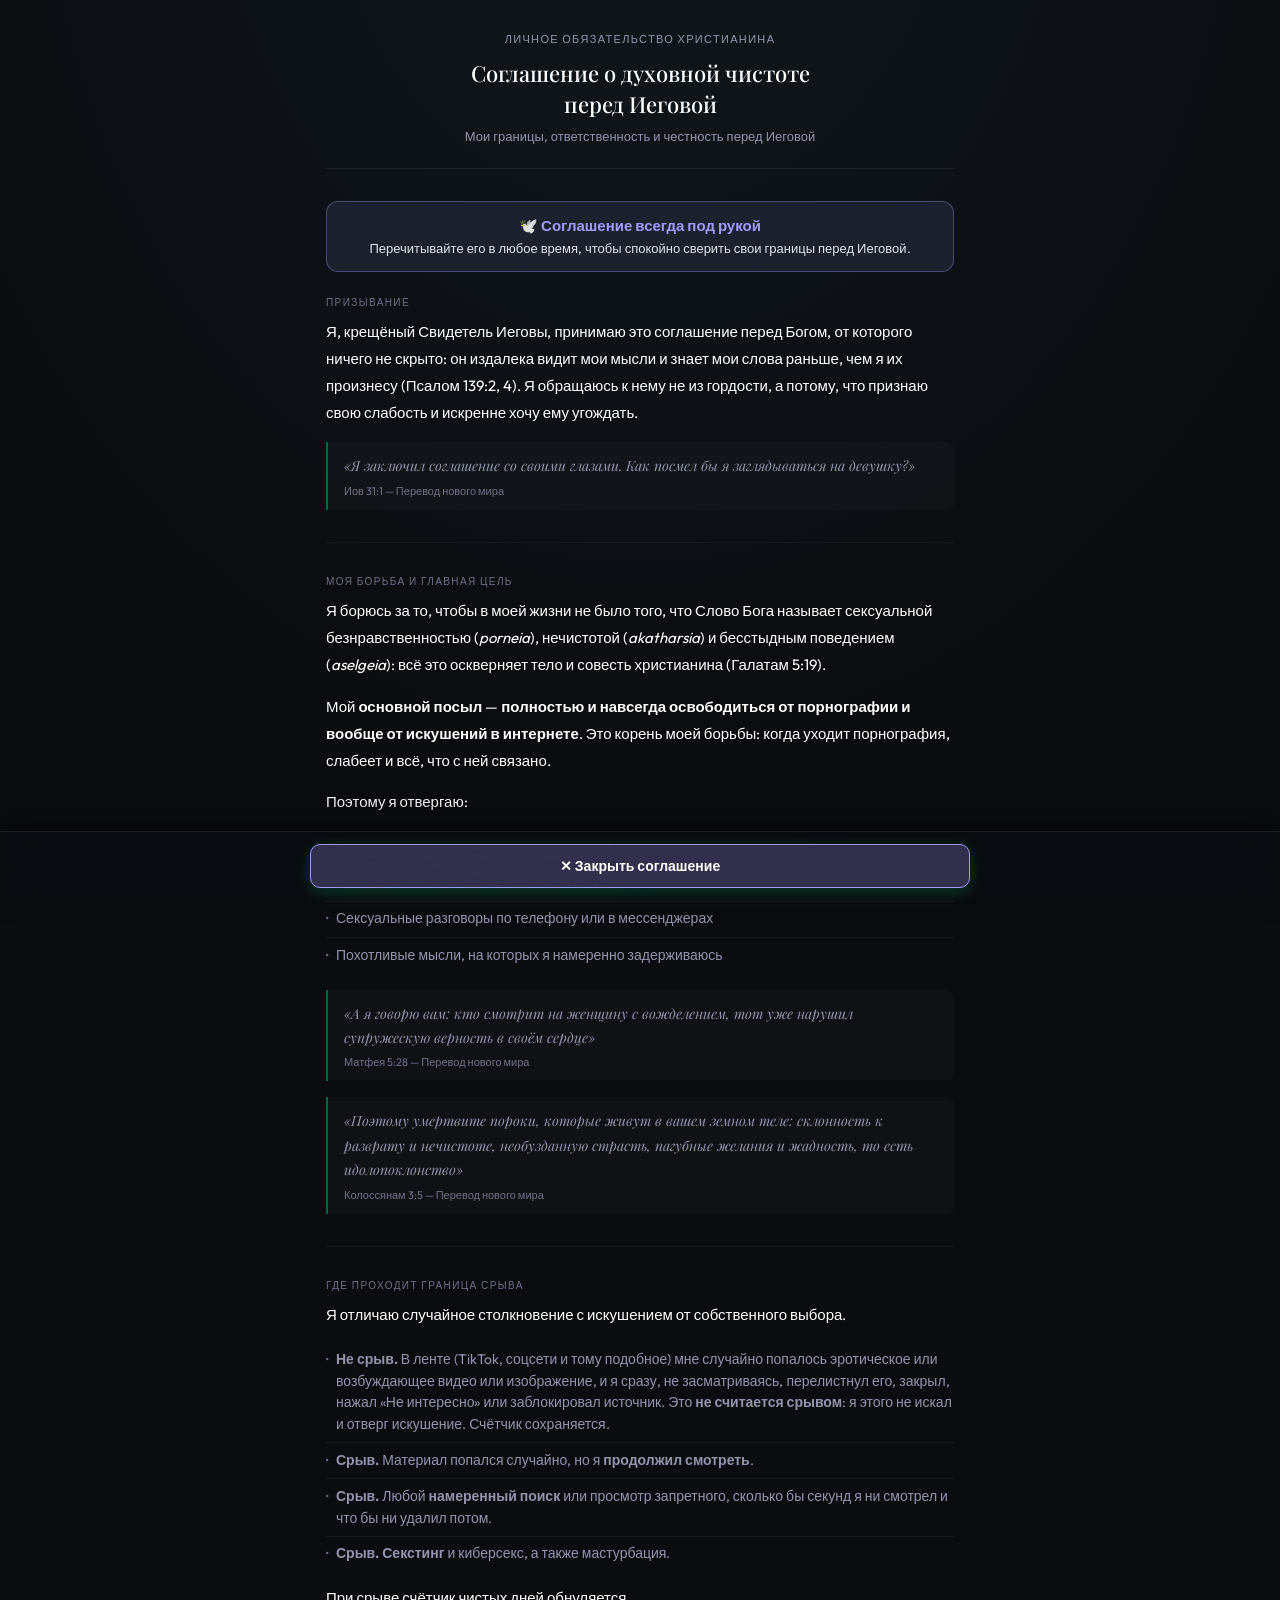
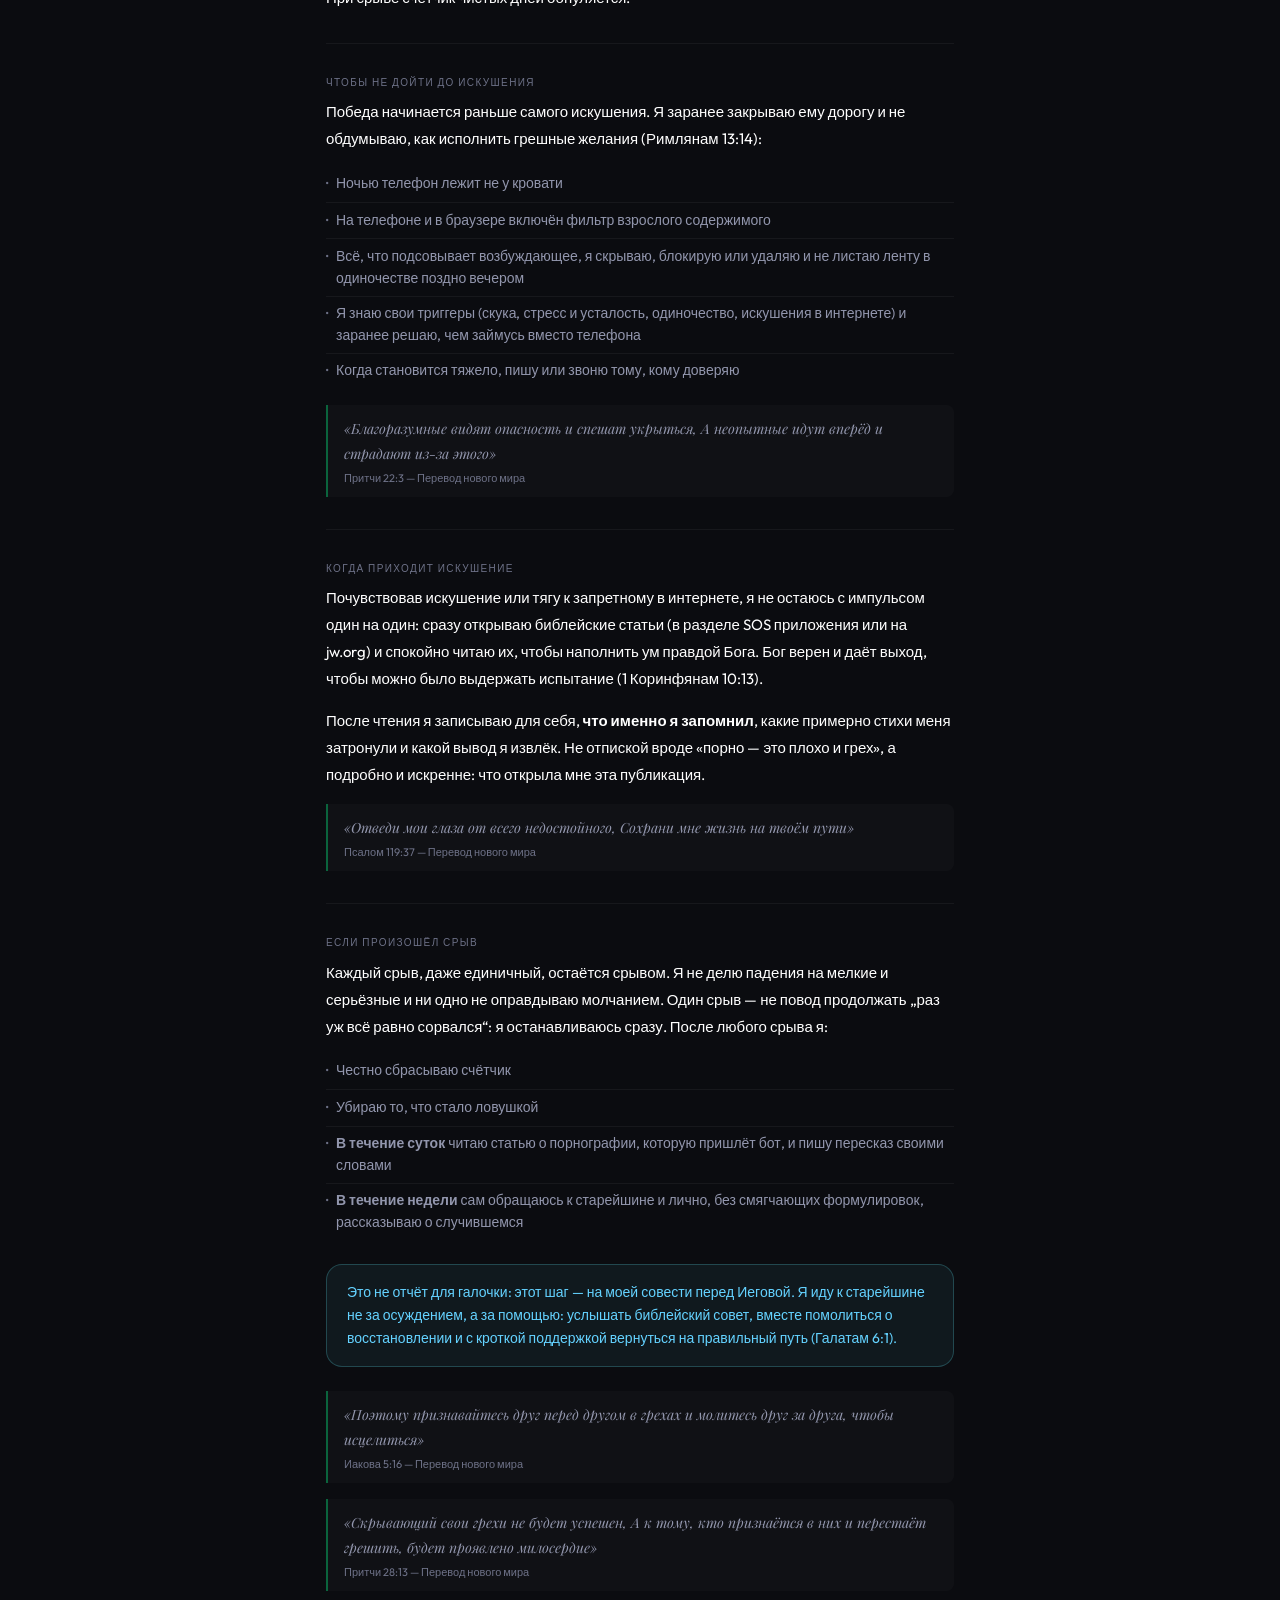
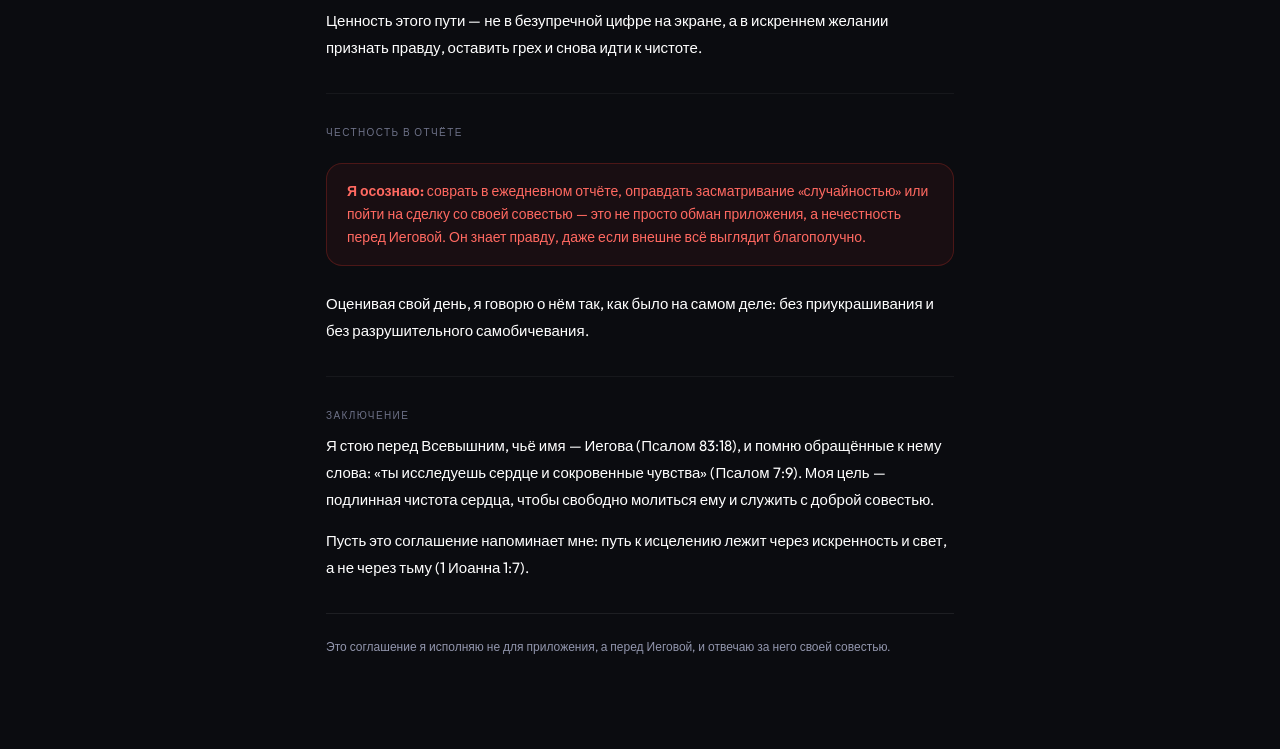
<file: webapp/purity_covenant_jw_v2.html>
<!DOCTYPE html>
<html lang="ru">
<head>
  <meta charset="UTF-8">
  <meta name="viewport" content="width=device-width, initial-scale=1.0, maximum-scale=1.0, user-scalable=no, viewport-fit=cover">
  <title>Соглашение о духовной чистоте перед Иеговой</title>
  <link rel="preconnect" href="https://fonts.googleapis.com">
  <link rel="preconnect" href="https://fonts.gstatic.com" crossorigin>
  <link href="https://fonts.googleapis.com/css2?family=Outfit:wght@300;400;500;600;700&family=Playfair+Display:ital,wght@0,400..700;1,400..700&display=swap" rel="stylesheet">
  <link rel="stylesheet" href="style.css?v=20261126-1">
  <script src="https://telegram.org/js/telegram-web-app.js"></script>
  <style>
    :root {
      color-scheme: dark;
      --color-text-primary: #ffffff;
      --color-text-secondary: #9296ad;
      --color-text-tertiary: #6d7187;
      --color-border-primary: rgba(255, 255, 255, 0.08);
      --color-border-secondary: rgba(0, 255, 135, 0.35);
      --color-border-tertiary: rgba(255, 255, 255, 0.05);
      --color-background-secondary: rgba(255, 255, 255, 0.025);
      --color-background-warning: rgba(255, 59, 48, 0.06);
      --color-border-warning: rgba(255, 59, 48, 0.22);
      --color-text-warning: #ff6961;
      --color-background-info: rgba(96, 239, 255, 0.06);
      --color-border-info: rgba(96, 239, 255, 0.22);
      --color-text-info: #64d2ff;
      --font-serif: 'Playfair Display', Georgia, serif;
      --font-sans: 'Outfit', sans-serif;
      --border-radius-md: 8px;
      --border-radius-lg: 16px;
    }

    body {
      display: block;
      background-color: #0b0c10;
      color: var(--color-text-primary);
      font-family: var(--font-sans);
      margin: 0;
      padding: 0;
      min-height: 100vh;
    }

    .covenant-wrap {
      max-width: 660px;
      margin: 0 auto;
      padding: 2rem 1rem calc(185px + env(safe-area-inset-bottom, 0px)) 1rem;
      font-family: var(--font-serif);
      color: var(--color-text-primary);
    }
    .covenant-header {
      text-align: center;
      margin-bottom: 2rem;
      padding-bottom: 1.5rem;
      border-bottom: 1px solid var(--color-border-primary);
    }
    .covenant-header .eyebrow {
      font-family: var(--font-sans);
      font-size: 11px;
      letter-spacing: 0.12em;
      text-transform: uppercase;
      color: var(--color-text-secondary);
      margin-bottom: 0.75rem;
    }
    .covenant-header h1 {
      font-family: var(--font-serif);
      font-size: 22px;
      font-weight: 500;
      line-height: 1.4;
      margin: 0 0 0.5rem;
    }
    .covenant-header .subtitle {
      font-size: 13px;
      color: var(--color-text-secondary);
      font-family: var(--font-sans);
    }
    .section { margin-bottom: 1.75rem; }
    .section-label {
      font-family: var(--font-sans);
      font-size: 10px;
      letter-spacing: 0.14em;
      text-transform: uppercase;
      color: var(--color-text-tertiary);
      margin-bottom: 0.6rem;
    }
    .body-text {
      font-size: 15px;
      line-height: 1.8;
      color: var(--color-text-primary);
      margin: 0 0 0.9rem;
      font-family: var(--font-sans);
    }
    .scripture-block {
      border-left: 2px solid var(--color-border-secondary);
      padding: 0.75rem 1rem;
      margin: 1rem 0;
      background: var(--color-background-secondary);
      border-radius: 0 var(--border-radius-md) var(--border-radius-md) 0;
    }
    .scripture-block .verse {
      font-size: 14px;
      font-style: italic;
      line-height: 1.75;
      color: var(--color-text-secondary);
      margin: 0 0 0.3rem;
    }
    .scripture-block .ref {
      font-family: var(--font-sans);
      font-size: 11px;
      color: var(--color-text-tertiary);
      margin: 0;
    }
    .sins-list {
      margin: 0.75rem 0;
      padding: 0;
      list-style: none;
    }
    .sins-list li {
      font-size: 14px;
      font-family: var(--font-sans);
      line-height: 1.55;
      color: var(--color-text-secondary);
      padding: 0.4rem 0;
      border-bottom: 0.5px solid var(--color-border-tertiary);
      display: flex;
      align-items: flex-start;
      gap: 8px;
    }
    .sins-list li:last-child { border-bottom: none; }
    .sins-list li::before {
      content: "·";
      color: var(--color-text-tertiary);
      font-size: 18px;
      line-height: 1.25;
      flex-shrink: 0;
    }
    .divider {
      border: none;
      border-top: 0.5px solid var(--color-border-tertiary);
      margin: 2rem 0;
    }
    .warning-block {
      background: var(--color-background-warning);
      border: 0.5px solid var(--color-border-warning);
      border-radius: var(--border-radius-lg);
      padding: 1rem 1.25rem;
      margin: 1.5rem 0;
    }
    .warning-block p {
      font-family: var(--font-sans);
      font-size: 14px;
      line-height: 1.65;
      color: var(--color-text-warning);
      margin: 0;
    }
    .partner-block {
      background: var(--color-background-info);
      border: 0.5px solid var(--color-border-info);
      border-radius: var(--border-radius-lg);
      padding: 1rem 1.25rem;
      margin: 1.5rem 0;
      display: flex;
      gap: 12px;
      align-items: flex-start;
    }
    .partner-block .partner-text {
      font-family: var(--font-sans);
      font-size: 14px;
      line-height: 1.65;
      color: var(--color-text-info);
    }
    .partner-block .partner-id {
      font-weight: 500;
      font-size: 15px;
      display: block;
      margin-top: 4px;
    }
    .seal-row {
      display: flex;
      align-items: center;
      gap: 10px;
      margin-top: 2rem;
      padding-top: 1.5rem;
      border-top: 0.5px solid var(--color-border-primary);
    }
    .seal-text {
      font-family: var(--font-sans);
      font-size: 12px;
      color: var(--color-text-secondary);
      line-height: 1.5;
    }

    /* Стили для формы согласия внизу */
    .accept-section {
      position: fixed;
      bottom: 0;
      left: 0;
      right: 0;
      background: rgba(11, 12, 16, 0.94);
      border-top: 1px solid rgba(255, 255, 255, 0.08);
      padding: 12px 14px calc(12px + env(safe-area-inset-bottom, 0px)) 14px;
      display: flex;
      flex-direction: column;
      align-items: center;
      gap: 8px;
      z-index: 100;
      backdrop-filter: blur(20px);
      -webkit-backdrop-filter: blur(20px);
      box-shadow: 0 -10px 30px rgba(0, 0, 0, 0.5);
    }
    .accept-section > * {
      width: 100%;
      max-width: 660px;
    }
    .scroll-warning {
      font-family: var(--font-sans);
      font-size: 13px;
      color: #ff9f0a;
      text-align: center;
      margin: 0;
      font-weight: 500;
      line-height: 1.4;
      font-variant-numeric: tabular-nums;
    }
    .checkbox-container {
      display: flex;
      align-items: flex-start;
      gap: 10px;
      cursor: pointer;
      font-size: 12.5px;
      line-height: 1.4;
      user-select: none;
      color: var(--color-text-secondary);
      transition: opacity 0.3s;
      font-family: var(--font-sans);
    }
    .checkbox-container.disabled {
      opacity: 0.5;
      cursor: not-allowed;
    }
    .checkbox-container input {
      margin-top: 2px;
      width: 18px;
      height: 18px;
      accent-color: #00ff87;
      cursor: pointer;
      flex-shrink: 0;
    }
    .btn-confirm {
      width: 100%;
      padding: 12px 14px;
      border: none;
      border-radius: 10px;
      font-size: 14px;
      font-weight: 600;
      color: #0b0c10;
      background: linear-gradient(135deg, #00ff87 0%, #60efff 100%);
      cursor: pointer;
      transition: all 0.3s ease;
      box-shadow: 0 4px 15px rgba(0, 255, 135, 0.2);
      font-family: var(--font-sans);
    }
    .btn-confirm.disabled {
      background: #1f2026;
      color: #5c5f73;
      cursor: not-allowed;
      box-shadow: none;
    }
    .conscience-note {
      font-family: var(--font-sans);
      font-size: 12.5px;
      color: var(--color-text-secondary);
      text-align: center;
      margin: 0;
      line-height: 1.4;
    }
    .btn-skip-covenant {
      width: 100%;
      padding: 10px 14px;
      border-radius: 10px;
      border: 1px solid rgba(255, 255, 255, 0.08);
      background: rgba(255, 255, 255, 0.04);
      color: var(--color-text-secondary);
      font-family: var(--font-sans);
      font-size: 13px;
      font-weight: 500;
      cursor: pointer;
      transition: background 0.2s ease, color 0.2s ease;
    }
    .btn-skip-covenant:hover {
      background: rgba(255, 255, 255, 0.08);
      color: var(--color-text-primary);
    }
  </style>
</head>
<body>

<div class="covenant-wrap">
  <div class="covenant-header">
    <p class="eyebrow">Личное обязательство христианина</p>
    <h1>Соглашение о духовной чистоте<br>перед Иеговой</h1>
    <p class="subtitle" id="covenant-subtitle">Практическое руководство по границам, ответственности и подотчётности</p>
  </div>

  <!-- Информационные плашки режимов (свободное чтение / перезагрузка после срыва) -->
  <div id="manifest-banner" style="display: none; border-radius: 12px; padding: 14px 18px; margin-bottom: 24px; background: rgba(162, 155, 254, 0.1); border: 1px solid rgba(162, 155, 254, 0.35); text-align: center; font-family: var(--font-sans);">
    <div style="font-size: 15px; font-weight: 600; color: #a29bfe; margin-bottom: 4px;">🕊️ Соглашение всегда под рукой</div>
    <div style="font-size: 13px; color: #dfe6e9; line-height: 1.4;">Перечитывайте его в любое время, чтобы спокойно сверить свои границы перед Иеговой.</div>
  </div>

  <div id="restart-banner" style="display: none; border-radius: 12px; padding: 14px 18px; margin-bottom: 24px; background: rgba(253, 203, 110, 0.15); border: 1px solid rgba(253, 203, 110, 0.45); text-align: center; font-family: var(--font-sans);">
    <div style="font-size: 15px; font-weight: 700; color: #ffeaa7; margin-bottom: 4px;">🕊️ Точка покаяния и искреннего обновления</div>
    <div style="font-size: 13px; color: #ffeaa7; line-height: 1.4;">Остановитесь и выдохните. Иегова «добр и готов прощать» (Псалом 86:5).</div>
  </div>

  <div class="section">
    <p class="section-label">Призывание</p>
    <p class="body-text">Я, крещёный Свидетель Иеговы, принимаю это соглашение перед Богом, от которого ничего не скрыто: он издалека видит мои мысли и знает мои слова раньше, чем я их произнесу (Псалом 139:2, 4). Я обращаюсь к нему не из гордости, а потому, что признаю свою слабость и искренне хочу ему угождать.</p>

    <div class="scripture-block">
      <p class="verse">«Я заключил соглашение со своими глазами. Как посмел бы я заглядываться на девушку?»</p>
      <p class="ref">Иов 31:1 — Перевод нового мира</p>
    </div>
  </div>

  <hr class="divider">

  <div class="section">
    <p class="section-label">Моя борьба и главная цель</p>
    <p class="body-text">Я борюсь за то, чтобы в моей жизни не было того, что Слово Бога называет сексуальной безнравственностью (<em>porneia</em>), нечистотой (<em>akatharsia</em>) и бесстыдным поведением (<em>aselgeia</em>): всё это оскверняет тело и совесть христианина (Галатам 5:19).</p>
    <p class="body-text">Мой <strong>основной посыл</strong> — <strong>полностью и навсегда освободиться от порнографии и вообще от искушений в интернете</strong>. Это корень моей борьбы: когда уходит порнография, слабеет и всё, что с ней связано.</p>
    <p class="body-text">Поэтому я отвергаю:</p>

    <ul class="sins-list">
      <li>Просмотр порнографии и поиск искушений в интернете (главная борьба)</li>
      <li>Киберсекс и сексуальные переписки (секстинг)</li>
      <li>Сексуальные разговоры по телефону или в мессенджерах</li>
      <li>Похотливые мысли, на которых я намеренно задерживаюсь</li>
    </ul>

    <div class="scripture-block">
      <p class="verse">«А я говорю вам: кто смотрит на женщину с вожделением, тот уже нарушил супружескую верность в своём сердце»</p>
      <p class="ref">Матфея 5:28 — Перевод нового мира</p>
    </div>

    <div class="scripture-block">
      <p class="verse">«Поэтому умертвите пороки, которые живут в вашем земном теле: склонность к разврату и нечистоте, необузданную страсть, пагубные желания и жадность, то есть идолопоклонство»</p>
      <p class="ref">Колоссянам 3:5 — Перевод нового мира</p>
    </div>
  </div>

  <hr class="divider">

  <div class="section">
    <p class="section-label">Где проходит граница срыва</p>
    <p class="body-text">Я отличаю случайное столкновение с искушением от собственного выбора.</p>
    <ul class="sins-list">
      <li><span><strong>Не срыв.</strong> В ленте (TikTok, соцсети и тому подобное) мне случайно попалось эротическое или возбуждающее видео или изображение, и я сразу, не засматриваясь, перелистнул его, закрыл, нажал «Не интересно» или заблокировал источник. Это <strong>не считается срывом</strong>: я этого не искал и отверг искушение. Счётчик сохраняется.</span></li>
      <li><span><strong>Срыв.</strong> Материал попался случайно, но я <strong>продолжил смотреть</strong>.</span></li>
      <li><span><strong>Срыв.</strong> Любой <strong>намеренный поиск</strong> или просмотр запретного, сколько бы секунд я ни смотрел и что бы ни удалил потом.</span></li>
      <li><span><strong>Срыв.</strong> <strong>Секстинг</strong> и киберсекс, а также мастурбация.</span></li>
    </ul>
    <p class="body-text">При срыве счётчик чистых дней обнуляется.</p>
  </div>

  <hr class="divider">

  <div class="section">
    <p class="section-label">Чтобы не дойти до искушения</p>
    <p class="body-text">Победа начинается раньше самого искушения. Я заранее закрываю ему дорогу и не обдумываю, как исполнить грешные желания (Римлянам 13:14):</p>
    <ul class="sins-list">
      <li>Ночью телефон лежит не у кровати</li>
      <li>На телефоне и в браузере включён фильтр взрослого содержимого</li>
      <li>Всё, что подсовывает возбуждающее, я скрываю, блокирую или удаляю и не листаю ленту в одиночестве поздно вечером</li>
      <li>Я знаю свои триггеры (скука, стресс и усталость, одиночество, искушения в интернете) и заранее решаю, чем займусь вместо телефона</li>
      <li>Когда становится тяжело, пишу или звоню тому, кому доверяю</li>
    </ul>

    <div class="scripture-block">
      <p class="verse">«Благоразумные видят опасность и спешат укрыться, А неопытные идут вперёд и страдают из-за этого»</p>
      <p class="ref">Притчи 22:3 — Перевод нового мира</p>
    </div>
  </div>

  <hr class="divider">

  <div class="section">
    <p class="section-label">Когда приходит искушение</p>
    <p class="body-text">Почувствовав искушение или тягу к запретному в интернете, я не остаюсь с импульсом один на один: сразу открываю библейские статьи (в разделе SOS приложения или на jw.org) и спокойно читаю их, чтобы наполнить ум правдой Бога. Бог верен и даёт выход, чтобы можно было выдержать испытание (1 Коринфянам 10:13).</p>
    <p class="body-text">После чтения я записываю для себя, <strong>что именно я запомнил</strong>, какие примерно стихи меня затронули и какой вывод я извлёк. Не отпиской вроде «порно — это плохо и грех», а подробно и искренне: что открыла мне эта публикация.</p>

    <div class="scripture-block">
      <p class="verse">«Отведи мои глаза от всего недостойного, Сохрани мне жизнь на твоём пути»</p>
      <p class="ref">Псалом 119:37 — Перевод нового мира</p>
    </div>
  </div>

  <hr class="divider">

  <div class="section">
    <p class="section-label">Если произошёл срыв</p>
    <p class="body-text">Каждый срыв, даже единичный, остаётся срывом. Я не делю падения на мелкие и серьёзные и ни одно не оправдываю молчанием. Один срыв — не повод продолжать „раз уж всё равно сорвался“: я останавливаюсь сразу. После любого срыва я:</p>
    <ul class="sins-list">
      <li>Честно сбрасываю счётчик</li>
      <li>Убираю то, что стало ловушкой</li>
      <li><span><strong>В течение суток</strong> читаю статью о порнографии, которую пришлёт бот, и пишу пересказ своими словами</span></li>
      <li><span><strong>В течение недели</strong> сам обращаюсь к старейшине и лично, без смягчающих формулировок, рассказываю о случившемся</span></li>
    </ul>

    <div class="partner-block">
      <div class="partner-text">
        Это не отчёт для галочки: этот шаг — на моей совести перед Иеговой. Я иду к старейшине не за осуждением, а за помощью: услышать библейский совет, вместе помолиться о восстановлении и с кроткой поддержкой вернуться на правильный путь (Галатам 6:1).
      </div>
    </div>

    <div class="scripture-block">
      <p class="verse">«Поэтому признавайтесь друг перед другом в грехах и молитесь друг за друга, чтобы исцелиться»</p>
      <p class="ref">Иакова 5:16 — Перевод нового мира</p>
    </div>

    <div class="scripture-block">
      <p class="verse">«Скрывающий свои грехи не будет успешен, А к тому, кто признаётся в них и перестаёт грешить, будет проявлено милосердие»</p>
      <p class="ref">Притчи 28:13 — Перевод нового мира</p>
    </div>

    <p class="body-text">Ценность этого пути — не в безупречной цифре на экране, а в искреннем желании признать правду, оставить грех и снова идти к чистоте.</p>
  </div>

  <hr class="divider">

  <div class="section">
    <p class="section-label">Честность в отчёте</p>

    <div class="warning-block">
      <p><strong>Я осознаю:</strong> соврать в ежедневном отчёте, оправдать засматривание «случайностью» или пойти на сделку со своей совестью — это не просто обман приложения, а нечестность перед Иеговой. Он знает правду, даже если внешне всё выглядит благополучно.</p>
    </div>

    <p class="body-text">Оценивая свой день, я говорю о нём так, как было на самом деле: без приукрашивания и без разрушительного самобичевания.</p>
  </div>

  <hr class="divider">

  <div class="section">
    <p class="section-label">Заключение</p>
    <p class="body-text">Я стою перед Всевышним, чьё имя — Иегова (Псалом 83:18), и помню обращённые к нему слова: «ты исследуешь сердце и сокровенные чувства» (Псалом 7:9). Моя цель — подлинная чистота сердца, чтобы свободно молиться ему и служить с доброй совестью.</p>
    <p class="body-text">Пусть это соглашение напоминает мне: путь к исцелению лежит через искренность и свет, а не через тьму (1 Иоанна 1:7).</p>
  </div>

  <div class="seal-row">
    <p class="seal-text">Это соглашение я исполняю не для приложения, а перед Иеговой, и отвечаю за него своей совестью.</p>
  </div>
</div>

<!-- Блок действий для режима свободного чтения -->
<div class="accept-section" id="manifest-action-section" style="display: none;">
  <button class="btn-confirm" id="btn-close-manifest" style="background: rgba(162, 155, 254, 0.25); border: 1px solid #a29bfe; color: #ffffff;">
    ✕ Закрыть соглашение
  </button>
</div>

<!-- Блок подтверждения (только для режима перезагрузки после срыва, без таймера и принуждения) -->
<div class="accept-section" id="restart-action-section" style="display: none;">
  <p class="conscience-note">Читать желательно, но не обязательно.</p>

  <label class="checkbox-container" id="checkbox-label">
    <input type="checkbox" id="accept-checkbox">
    <span class="label-text">Обязуюсь: за сутки — пересказ статьи, за неделю — разговор со старейшиной</span>
  </label>

  <button class="btn-confirm disabled" id="btn-confirm" disabled>
    🟢 Подтвердить и продолжить путь
  </button>
  <button class="btn-skip-covenant" type="button" id="btn-skip-restart">
    Закрыть без подтверждения
  </button>
</div>

<script>
  const tg = window.Telegram?.WebApp;
  if (tg) {
    try {
      tg.ready();
      tg.expand();
      if (typeof tg.setHeaderColor === 'function') tg.setHeaderColor('#0b0c10');
      if (typeof tg.setBackgroundColor === 'function') tg.setBackgroundColor('#0b0c10');
    } catch (e) {}
  }

  // Определяем режим работы страницы
  const urlParams = new URLSearchParams(window.location.search);
  let mode = urlParams.get('mode');
  if (!mode && tg?.initDataUnsafe?.start_param) {
    mode = tg.initDataUnsafe.start_param;
  }
  // По умолчанию: режим свободного чтения манифеста
  if (!mode || (mode !== 'restart' && mode !== 'relapse')) {
    mode = 'manifest';
  }

  const headerSubtitle = document.getElementById('covenant-subtitle');
  const manifestBanner = document.getElementById('manifest-banner');
  const restartBanner = document.getElementById('restart-banner');
  const manifestActionSection = document.getElementById('manifest-action-section');
  const restartActionSection = document.getElementById('restart-action-section');
  const btnCloseManifest = document.getElementById('btn-close-manifest');
  const btnSkipRestart = document.getElementById('btn-skip-restart');

  function closePage() {
    // Открыто из приложения: возвращаемся на дашборд, а не закрываем всё приложение
    if (urlParams.get('from') === 'app' && window.history.length > 1) {
      window.history.back();
    } else if (tg && typeof tg.close === 'function') {
      tg.close();
    } else if (window.history.length > 1) {
      window.history.back();
    } else {
      window.close();
    }
  }

  if (btnCloseManifest) {
    btnCloseManifest.addEventListener('click', closePage);
  }
  if (btnSkipRestart) {
    btnSkipRestart.addEventListener('click', closePage);
  }

  // Отступ снизу равен настоящей высоте нижней панели, чтобы она не закрывала текст
  const covenantWrap = document.querySelector('.covenant-wrap');
  const activePanel = mode === 'manifest' ? manifestActionSection : restartActionSection;
  if (window.ResizeObserver) {
    new ResizeObserver(() => {
      covenantWrap.style.paddingBottom = `${activePanel.offsetHeight + 24}px`;
    }).observe(activePanel);
  }

  if (mode === 'manifest') {
    // 1. РЕЖИМ ПОСТОЯННОГО ОРИЕНТИРА (без таймера, чтение по желанию)
    if (headerSubtitle) {
      headerSubtitle.textContent = 'Мои границы, ответственность и честность перед Иеговой';
    }
    if (manifestBanner) manifestBanner.style.display = 'block';
    if (restartBanner) restartBanner.style.display = 'none';
    if (manifestActionSection) manifestActionSection.style.display = 'flex';
    if (restartActionSection) restartActionSection.style.display = 'none';
  } else {
    // 2. РЕЖИМ ТОЧКИ ПЕРЕЗАГРУЗКИ ПОСЛЕ СРЫВА (без таймеров и принуждения, на совести)
    if (headerSubtitle) {
      headerSubtitle.textContent = 'Честный новый старт после срыва';
    }
    if (restartBanner) restartBanner.style.display = 'block';
    if (manifestBanner) manifestBanner.style.display = 'none';
    if (restartActionSection) restartActionSection.style.display = 'flex';
    if (manifestActionSection) manifestActionSection.style.display = 'none';

    const checkbox = document.getElementById('accept-checkbox');
    const btnConfirm = document.getElementById('btn-confirm');

    // Никакого таймера и принудительной прокрутки — всё открыто сразу по совести
    checkbox.addEventListener('change', function() {
        if (this.checked) {
            btnConfirm.classList.remove('disabled');
            btnConfirm.removeAttribute('disabled');
        } else {
            btnConfirm.classList.add('disabled');
            btnConfirm.setAttribute('disabled', 'true');
        }
    });

    // Отправка подтверждения на сервер
    btnConfirm.addEventListener('click', function() {
        if (this.classList.contains('disabled')) return;
        
        // Сервер принимает только подписанный Telegram initData
        if (!tg?.initData) {
            alert("Ошибка: не удалось подтвердить ваш Telegram-аккаунт. Пожалуйста, откройте страницу через официального бота.");
            return;
        }

        btnConfirm.classList.add('disabled');
        btnConfirm.setAttribute('disabled', 'true');
        btnConfirm.innerHTML = '⌛ Возобновление соглашения...';

        fetch('/api/accept_covenant', {
            method: 'POST',
            headers: { 'Content-Type': 'application/json', 'X-Telegram-Init-Data': tg.initData },
            body: JSON.stringify({ mode: 'restart' })
        })
        .then(response => response.json())
        .then(data => {
            if (data.success) {
                if (tg && typeof tg.close === 'function') {
                    tg.close();
                } else {
                    alert("Соглашение обновлено! Вы можете закрыть окно и вернуться в бот.");
                }
            } else {
                alert("Ошибка при сохранении: " + (data.error || "Неизвестная ошибка"));
                btnConfirm.classList.remove('disabled');
                btnConfirm.removeAttribute('disabled');
                btnConfirm.innerHTML = '🟢 Подтвердить и продолжить путь';
            }
        })
        .catch(err => {
            alert("Ошибка подключения к серверу: " + err);
            btnConfirm.classList.remove('disabled');
            btnConfirm.removeAttribute('disabled');
            btnConfirm.innerHTML = '🟢 Подтвердить и продолжить путь';
        });
    });
  }
</script>

</body>
</html>
</file>
<file: webapp/style.css>
/* Базовые стили и переменные */
:root {
    color-scheme: dark;
    --bg-color: #0b0c10;
    --card-bg: rgba(255, 255, 255, 0.035);
    --card-border: rgba(255, 255, 255, 0.08);
    --text-primary: #ffffff;
    --text-secondary: #9296ad;
    --accent-green: #00ff87;
    --accent-red: #ff3b30;
    --accent-blue: #60efff;
    --accent-gray: #1f2026;
    --accent-yellow: #ffd60a;
    
    --glow-green: rgba(0, 255, 135, 0.14);
    --glow-red: rgba(255, 59, 48, 0.14);
    --glow-blue: rgba(96, 239, 255, 0.14);
    --glow-yellow: rgba(255, 214, 10, 0.14);
    
    --nav-height: 64px;
}

* {
    box-sizing: border-box;
    margin: 0;
    padding: 0;
    -webkit-tap-highlight-color: transparent;
}

html {
    background-color: var(--bg-color);
    -webkit-font-smoothing: antialiased;
    -moz-osx-font-smoothing: grayscale;
}

body {
    font-family: 'Outfit', -apple-system, BlinkMacSystemFont, "Segoe UI", Roboto, Helvetica, Arial, sans-serif;
    background-color: var(--bg-color);
    background-image: radial-gradient(ellipse 85% 35% at 50% -5%, rgba(96, 239, 255, 0.055), transparent 70%);
    background-repeat: no-repeat;
    color: var(--text-primary);
    min-height: 100vh;
    padding: 16px 16px calc(var(--nav-height) + 28px + env(safe-area-inset-bottom, 0px)) 16px;
    display: flex;
    justify-content: center;
    overflow-x: hidden;
}

.app-container {
    width: 100%;
    max-width: 480px;
    display: flex;
    flex-direction: column;
    gap: 18px;
}

/* Заголовок */
.app-header {
    text-align: center;
    margin-bottom: 5px;
    padding-top: 10px;
}

.glow-text {
    font-size: 28px;
    font-weight: 700;
    letter-spacing: 2px;
    background: linear-gradient(135deg, #00ff87 0%, #60efff 100%);
    -webkit-background-clip: text;
    -webkit-text-fill-color: transparent;
    text-shadow: 0 0 20px rgba(0, 255, 135, 0.2);
}

.subtitle {
    font-size: 13px;
    color: var(--text-secondary);
    margin-top: 5px;
    transition: all 0.3s ease;
}

/* Элементы Glassmorphism */
.glass {
    background: var(--card-bg);
    backdrop-filter: blur(16px);
    -webkit-backdrop-filter: blur(16px);
    border: 1px solid var(--card-border);
    border-radius: 16px;
    transition: all 0.3s cubic-bezier(0.25, 0.8, 0.25, 1);
}

/* Вкладки (Tabs) */
.tab-content {
    display: none;
    flex-direction: column;
    gap: 20px;
    animation: fadeIn 0.4s cubic-bezier(0.25, 0.8, 0.25, 1) forwards;
}

.tab-content.active {
    display: flex;
}

@keyframes fadeIn {
    from {
        opacity: 0;
        transform: translateY(8px);
    }
    to {
        opacity: 1;
        transform: translateY(0);
    }
}

/* Карточки статистики */
.stats-grid {
    display: grid;
    grid-template-columns: 1fr 1fr;
    gap: 12px;
}

.stat-card {
    display: flex;
    align-items: center;
    padding: 14px;
    gap: 10px;
    min-width: 0;
}

.stat-icon {
    font-size: 22px;
    background: rgba(255, 255, 255, 0.04);
    width: 42px;
    height: 42px;
    flex-shrink: 0;
    display: flex;
    align-items: center;
    justify-content: center;
    border-radius: 12px;
    border: 1px solid rgba(255, 255, 255, 0.06);
}

.stat-info {
    display: flex;
    flex-direction: column;
    min-width: 0;
}

.stat-label {
    font-size: 10px;
    color: var(--text-secondary);
    text-transform: uppercase;
    letter-spacing: 0.5px;
}

.stat-value {
    font-size: 16px;
    font-weight: 600;
    line-height: 1.25;
    margin-top: 2px;
    font-variant-numeric: tabular-nums;
}

/* Свечение для карточек */
.glow-green {
    box-shadow: 0 8px 32px 0 var(--glow-green);
    border-color: rgba(0, 255, 135, 0.15);
}

.glow-red {
    box-shadow: 0 8px 32px 0 var(--glow-red);
    border-color: rgba(255, 59, 48, 0.15);
}

.glow-blue {
    box-shadow: 0 8px 32px 0 var(--glow-blue);
    border-color: rgba(96, 239, 255, 0.15);
}

/* Карточка мотивации */
.quote-card {
    display: flex;
    align-items: center;
    padding: 16px;
    gap: 14px;
    margin-bottom: 4px;
}

.quote-icon {
    font-size: 24px;
    flex-shrink: 0;
}

.quote-text {
    font-size: 13.5px;
    font-style: italic;
    line-height: 1.5;
    color: var(--text-primary);
}


/* Секции */
.dashboard-section {
    padding: 20px;
    display: flex;
    flex-direction: column;
    gap: 16px;
}

.section-title {
    font-size: 15px;
    font-weight: 600;
    letter-spacing: 0.5px;
    color: var(--text-primary);
}

/* Задание после срыва */
.recovery-link {
    font-size: 14px;
    font-weight: 600;
    line-height: 1.4;
    color: var(--accent-blue);
    overflow-wrap: anywhere;
}

.recovery-form {
    display: flex;
    flex-direction: column;
    gap: 12px;
}

/* Подзаголовок внутри секции */
.sub-title {
    font-size: 13px;
    font-weight: 600;
    color: var(--text-primary);
}

/* Когда чаще срывы: полосы одного ряда */
.timing-charts,
.plan-group {
    display: flex;
    flex-direction: column;
    gap: 10px;
}

.bar-list {
    list-style: none;
    display: flex;
    flex-direction: column;
    gap: 6px;
}

.bar-row {
    display: grid;
    grid-template-columns: 118px 1fr 24px;
    align-items: center;
    gap: 8px;
    font-size: 12px;
    color: var(--text-secondary);
}

.bar-list-short .bar-row {
    grid-template-columns: 24px 1fr 24px;
}

.bar-track {
    height: 10px;
    border-left: 1px solid var(--card-border);
}

.bar-fill {
    display: block;
    height: 100%;
    background: #3987e5;
    border-radius: 0 4px 4px 0;
}

.bar-value {
    text-align: right;
    color: var(--text-primary);
    font-variant-numeric: tabular-nums;
}

/* Планы и причины */
.plan-group {
    padding-top: 14px;
    border-top: 1px solid var(--card-border);
}

.plan-list {
    list-style: none;
    display: flex;
    flex-direction: column;
    gap: 8px;
}

.plan-list:empty {
    display: none;
}

.plan-item {
    display: flex;
    align-items: flex-start;
    gap: 10px;
    padding: 10px 12px;
    background: rgba(255, 255, 255, 0.02);
    border: 1px solid rgba(255, 255, 255, 0.055);
    border-radius: 12px;
    font-size: 13.5px;
    line-height: 1.5;
}

.plan-item span {
    flex: 1;
    min-width: 0;
    white-space: pre-wrap;
    overflow-wrap: anywhere;
}

.plan-delete {
    flex-shrink: 0;
    min-width: 32px;
    min-height: 32px;
    padding: 0 8px;
    background: none;
    border: 1px solid var(--card-border);
    border-radius: 8px;
    color: var(--text-secondary);
    font-family: inherit;
    font-size: 12px;
    cursor: pointer;
}

.plan-delete.confirm {
    border-color: rgba(255, 59, 48, 0.5);
    color: #ff6961;
}

.plan-form {
    display: flex;
    flex-direction: column;
    gap: 10px;
}

/* Сетка Календаря */
.calendar-wrapper {
    width: 100%;
    overflow-x: auto;
    padding-bottom: 5px;
}

.calendar-grid {
    display: grid;
    grid-template-columns: repeat(7, 1fr);
    gap: 8px;
    justify-items: center;
}

.calendar-weekday-header {
    font-size: 10px;
    font-weight: 700;
    color: var(--text-secondary);
    text-transform: uppercase;
    text-align: center;
    width: 100%;
    max-width: 45px;
    display: flex;
    align-items: center;
    justify-content: center;
    padding-bottom: 4px;
}

.calendar-day-empty {
    aspect-ratio: 1;
    width: 100%;
    max-width: 45px;
    visibility: hidden;
}

.calendar-day {
    aspect-ratio: 1;
    width: 100%;
    max-width: 45px;
    border-radius: 8px;
    display: flex;
    flex-direction: column;
    align-items: center;
    justify-content: center;
    font-size: 11.5px;
    font-weight: 600;
    font-variant-numeric: tabular-nums;
    position: relative;
    cursor: pointer;
    transition: transform 0.2s ease, border-color 0.2s ease, background 0.2s ease;
}

@media (hover: hover) {
    .calendar-day:hover {
        transform: scale(1.08);
        z-index: 2;
    }
}

.day-clean {
    background: linear-gradient(135deg, rgba(0, 255, 135, 0.1) 0%, rgba(0, 255, 135, 0.25) 100%);
    color: var(--accent-green);
    border: 1px solid rgba(0, 255, 135, 0.25);
    box-shadow: 0 0 10px rgba(0, 255, 135, 0.08);
}

.day-late {
    background: linear-gradient(135deg, rgba(255, 214, 10, 0.1) 0%, rgba(255, 214, 10, 0.25) 100%);
    color: var(--accent-yellow);
    border: 1px solid rgba(255, 214, 10, 0.25);
    box-shadow: 0 0 10px rgba(255, 214, 10, 0.08);
}

.day-relapse {
    background: linear-gradient(135deg, rgba(255, 59, 48, 0.1) 0%, rgba(255, 59, 48, 0.25) 100%);
    color: var(--accent-red);
    border: 1px solid rgba(255, 59, 48, 0.25);
    box-shadow: 0 0 10px rgba(255, 59, 48, 0.08);
}

.day-no-data {
    background: var(--accent-gray);
    color: var(--text-secondary);
    border: 1px solid rgba(255, 255, 255, 0.02);
}

.day-label-sub {
    font-size: 8px;
    margin-top: 1px;
    font-weight: 400;
    opacity: 0.8;
}

/* Легенда */
.calendar-legend {
    display: flex;
    flex-wrap: wrap;
    justify-content: space-between;
    gap: 8px 12px;
    font-size: 11px;
    color: var(--text-secondary);
    border-top: 1px solid rgba(255, 255, 255, 0.06);
    padding-top: 12px;
    margin-top: 4px;
}

.legend-item {
    display: flex;
    align-items: center;
    gap: 6px;
}

.legend-color {
    width: 11px;
    height: 11px;
    border-radius: 3px;
    flex-shrink: 0;
}

.legend-color.clean {
    background: rgba(0, 255, 135, 0.2);
    border: 1px solid var(--accent-green);
}

.legend-color.late {
    background: rgba(255, 214, 10, 0.2);
    border: 1px solid var(--accent-yellow);
}

.legend-color.relapse {
    background: rgba(255, 59, 48, 0.2);
    border: 1px solid var(--accent-red);
}

.legend-color.no-data {
    background: var(--accent-gray);
    border: 1px solid rgba(255, 255, 255, 0.08);
}

/* График */
.chart-container {
    position: relative;
    width: 100%;
    display: flex;
    justify-content: center;
    align-items: center;
    min-height: 64px;
}

.chart-container.has-chart {
    height: 230px;
}

.no-data-msg {
    text-align: center;
    color: var(--accent-green);
    font-size: 13px;
    font-weight: 500;
    padding: 8px 0;
}

/* Формы и кнопки */
.form-group {
    display: flex;
    flex-direction: column;
    gap: 8px;
    width: 100%;
}

.form-group label {
    font-size: 12px;
    color: var(--text-secondary);
    text-transform: uppercase;
    letter-spacing: 0.5px;
}

textarea, .form-input, .form-select {
    width: 100%;
    background: rgba(255, 255, 255, 0.025);
    border: 1px solid var(--card-border);
    border-radius: 12px;
    padding: 12px 16px;
    color: var(--text-primary);
    font-family: inherit;
    font-size: 14px;
    transition: border-color 0.25s ease, box-shadow 0.25s ease, background 0.25s ease;
    outline: none;
}

.form-select {
    appearance: none;
    -webkit-appearance: none;
    background-image: url("data:image/svg+xml,%3Csvg xmlns='http://www.w3.org/2000/svg' width='16' height='16' viewBox='0 0 24 24' fill='none' stroke='%239296ad' stroke-width='2' stroke-linecap='round' stroke-linejoin='round'%3E%3Cpath d='m6 9 6 6 6-6'/%3E%3C/svg%3E");
    background-repeat: no-repeat;
    background-position: right 14px center;
    padding-right: 40px;
    cursor: pointer;
}

.form-select option {
    background-color: #14161e;
    color: #ffffff;
}

textarea::placeholder, .form-input::placeholder {
    color: rgba(146, 150, 173, 0.65);
}

textarea:focus, .form-input:focus, .form-select:focus {
    border-color: rgba(96, 239, 255, 0.5);
    box-shadow: 0 0 15px rgba(96, 239, 255, 0.15);
    background-color: rgba(255, 255, 255, 0.045);
}

.btn {
    width: 100%;
    height: 48px;
    border-radius: 12px;
    border: none;
    font-family: inherit;
    font-size: 14px;
    font-weight: 600;
    cursor: pointer;
    display: flex;
    align-items: center;
    justify-content: center;
    gap: 8px;
    transition: transform 0.18s ease, box-shadow 0.2s ease, opacity 0.2s ease, background 0.2s ease;
}

.btn:active:not(:disabled) {
    transform: scale(0.98);
}

.btn:disabled {
    opacity: 0.55;
    cursor: not-allowed;
}

.btn-primary {
    background: linear-gradient(135deg, #00ff87 0%, #60efff 100%);
    color: #0b0c10;
    box-shadow: 0 4px 20px rgba(0, 255, 135, 0.2);
}

.btn-primary:hover {
    box-shadow: 0 4px 25px rgba(0, 255, 135, 0.35);
}

.btn-secondary {
    background: rgba(255, 255, 255, 0.05);
    color: var(--text-primary);
    border: 1px solid var(--card-border);
}

.btn-secondary:hover {
    background: rgba(255, 255, 255, 0.08);
}

.btn-danger {
    background: linear-gradient(135deg, #ff3b30 0%, #ff9500 100%);
    color: #ffffff;
    box-shadow: 0 4px 20px rgba(255, 59, 48, 0.2);
}

.btn-success {
    background: linear-gradient(135deg, #00ff87 0%, #007aff 100%);
    color: #0b0c10;
    box-shadow: 0 4px 20px rgba(0, 255, 135, 0.2);
}

.btn-gray {
    background: #1f2026;
    border: 1px solid rgba(255, 255, 255, 0.07);
    color: var(--text-secondary);
}

.btn-gray:hover {
    background: #272932;
    color: var(--text-primary);
}

.app-footer {
    text-align: center;
    font-size: 12px;
    color: var(--text-secondary);
    opacity: 0.72;
    padding: 2px 0 8px 0;
}

/* Дневник история */
.journal-history {
    display: flex;
    flex-direction: column;
    gap: 12px;
}

.journal-card {
    padding: 14px 16px;
    background: rgba(255, 255, 255, 0.02);
    border-radius: 12px;
    border: 1px solid rgba(255, 255, 255, 0.055);
}

.journal-date {
    font-size: 11px;
    color: var(--accent-blue);
    font-weight: 600;
    margin-bottom: 6px;
    font-variant-numeric: tabular-nums;
}

.journal-content {
    font-size: 13.5px;
    line-height: 1.55;
    color: var(--text-primary);
    white-space: pre-wrap;
    word-break: break-word;
}

/* SOS секция */
.sos-text {
    font-size: 13px;
    color: var(--text-secondary);
    line-height: 1.5;
}

.guideline-card {
    display: flex;
    gap: 16px;
    background: rgba(255, 255, 255, 0.015);
    border: 1px solid rgba(255, 255, 255, 0.04);
    border-radius: 12px;
    padding: 14px 16px;
    align-items: flex-start;
}

.guideline-card .text {
    min-width: 0;
    overflow-wrap: anywhere;
}

.guideline-source {
    display: block;
    margin-top: 6px;
    font-size: 10.5px;
    color: var(--text-secondary);
    opacity: 0.75;
}

.guideline-card .num {
    font-size: 20px;
    font-weight: 700;
    color: var(--accent-blue);
    width: 36px;
    height: 36px;
    background: rgba(96, 239, 255, 0.08);
    border: 1px solid rgba(96, 239, 255, 0.2);
    border-radius: 50%;
    display: flex;
    align-items: center;
    justify-content: center;
    flex-shrink: 0;
}

.guideline-card .text h3 {
    font-size: 14px;
    font-weight: 600;
    margin-bottom: 2px;
    color: var(--text-primary);
}

.guideline-card .text p {
    font-size: 12px;
    color: var(--text-secondary);
    line-height: 1.4;
    /* Несколько планов идут отдельными строками */
    white-space: pre-line;
}

.sos-actions {
    display: flex;
    flex-direction: column;
    gap: 10px;
    margin-top: 5px;
}

.relapse-form-container {
    display: flex;
    flex-direction: column;
    gap: 15px;
    margin-top: 15px;
    padding-top: 15px;
    border-top: 1px solid rgba(255, 255, 255, 0.05);
}

.relapse-confirm-actions {
    display: grid;
    grid-template-columns: 2fr 1fr;
    gap: 10px;
}

/* Нижняя панель */
.bottom-nav {
    position: fixed;
    bottom: 0;
    left: 0;
    right: 0;
    min-height: var(--nav-height);
    height: auto;
    background: rgba(13, 13, 17, 0.85);
    backdrop-filter: blur(20px);
    -webkit-backdrop-filter: blur(20px);
    border-top: 1px solid var(--card-border);
    display: flex;
    justify-content: space-around;
    align-items: center;
    z-index: 100;
    padding: 6px 10px calc(16px + env(safe-area-inset-bottom, 0px)) 10px;
    box-sizing: border-box;
}

.nav-item {
    display: flex;
    flex-direction: column;
    align-items: center;
    background: none;
    border: none;
    cursor: pointer;
    color: var(--text-secondary);
    gap: 4px;
    padding: 8px 16px;
    border-radius: 12px;
    transition: all 0.2s cubic-bezier(0.4, 0, 0.2, 1);
    flex: 1;
    max-width: 100px;
}

.nav-icon {
    font-size: 20px;
    transition: all 0.2s ease;
}

.nav-label {
    font-size: 10px;
    font-weight: 600;
    text-transform: uppercase;
    letter-spacing: 0.5px;
}

.nav-item.active {
    color: var(--accent-green);
    background: rgba(0, 255, 135, 0.07);
    transform: translateY(-1px);
}

.nav-item.active .nav-icon {
    transform: scale(1.1);
    text-shadow: 0 0 10px var(--glow-green);
}

/* Toast уведомления */
.toast-container {
    position: fixed;
    top: 20px;
    left: 50%;
    transform: translateX(-50%);
    display: flex;
    flex-direction: column;
    gap: 10px;
    z-index: 1100;
    width: calc(100% - 32px);
    max-width: 380px;
    pointer-events: none;
}

.toast {
    padding: 13px 16px;
    border-radius: 12px;
    background: rgba(26, 28, 36, 0.94);
    border: 1px solid rgba(255, 255, 255, 0.1);
    backdrop-filter: blur(12px);
    -webkit-backdrop-filter: blur(12px);
    color: var(--text-primary);
    font-size: 13px;
    font-weight: 500;
    display: flex;
    align-items: center;
    gap: 10px;
    box-shadow: 0 10px 30px rgba(0, 0, 0, 0.5);
    pointer-events: auto;
    animation: slideDown 0.3s cubic-bezier(0.25, 0.8, 0.25, 1) forwards;
}

@keyframes slideDown {
    from {
        opacity: 0;
        transform: translateY(-20px);
    }
    to {
        opacity: 1;
        transform: translateY(0);
    }
}

.toast.success {
    border-color: rgba(0, 255, 135, 0.3);
    box-shadow: 0 4px 20px rgba(0, 255, 135, 0.12);
}

.toast.error {
    border-color: rgba(255, 59, 48, 0.3);
    box-shadow: 0 4px 20px rgba(255, 59, 48, 0.12);
}

.toast.info {
    border-color: rgba(96, 239, 255, 0.3);
    box-shadow: 0 4px 20px rgba(96, 239, 255, 0.12);
}

/* Спиннер */
.spinner {
    width: 18px;
    height: 18px;
    border: 2px solid rgba(255, 255, 255, 0.25);
    border-top-color: currentColor;
    border-radius: 50%;
    animation: spin 0.8s linear infinite;
    display: inline-block;
    flex-shrink: 0;
}

.btn-primary .spinner {
    border-color: rgba(11, 12, 16, 0.2);
    border-top-color: #0b0c10;
}

@keyframes spin {
    to {
        transform: rotate(360deg);
    }
}

.hidden {
    display: none !important;
}

/* Адаптивность */
@media (max-width: 400px) {
    .calendar-legend {
        display: grid;
        grid-template-columns: repeat(2, max-content);
        justify-content: space-around;
        gap: 8px 16px;
    }
}

@media (max-width: 360px) {
    .glow-text {
        font-size: 24px;
    }
    .stats-grid {
        grid-template-columns: 1fr;
    }
    .nav-label {
        font-size: 9px;
    }
    .nav-item {
        padding: 6px 10px;
    }
}

/* Духовная помощь / JW карточки */
.spiritual-card {
    background: rgba(255, 255, 255, 0.04);
    border: 1px solid rgba(162, 155, 254, 0.25);
    border-radius: 12px;
    padding: 12px 14px;
    display: flex;
    flex-direction: column;
    gap: 6px;
    transition: all 0.2s ease;
    cursor: pointer;
    text-decoration: none;
    color: inherit;
}
.spiritual-card:hover, .spiritual-card:active {
    background: rgba(162, 155, 254, 0.12);
    border-color: rgba(162, 155, 254, 0.5);
    transform: translateY(-1px);
}
.spiritual-badge {
    display: inline-flex;
    align-items: center;
    gap: 6px;
    font-size: 11px;
    font-weight: 600;
    color: #a29bfe;
    text-transform: uppercase;
    letter-spacing: 0.4px;
}
.spiritual-title {
    font-size: 14px;
    font-weight: 600;
    color: var(--text-primary);
    line-height: 1.35;
}
.spiritual-desc {
    font-size: 12px;
    color: var(--text-secondary);
    line-height: 1.4;
}
.spiritual-btn {
    display: inline-flex;
    align-items: center;
    justify-content: center;
    gap: 6px;
    margin-top: 4px;
    padding: 7px 12px;
    background: rgba(162, 155, 254, 0.2);
    border: 1px solid rgba(162, 155, 254, 0.4);
    border-radius: 8px;
    color: #ffffff;
    font-size: 12px;
    font-weight: 500;
}

/* Чипы выбора искушений */
.temptation-chips {
    display: grid;
    grid-template-columns: repeat(2, 1fr);
    gap: 8px;
}

.chip-btn.span-2 {
    grid-column: span 2;
}

.chip-btn {
    background: rgba(255, 255, 255, 0.05);
    border: 1px solid rgba(255, 255, 255, 0.12);
    border-radius: 10px;
    padding: 10px 8px;
    font-size: 13px;
    font-weight: 500;
    color: var(--text-primary);
    cursor: pointer;
    transition: all 0.2s ease;
    text-align: center;
    display: flex;
    align-items: center;
    justify-content: center;
    gap: 6px;
}

.chip-btn:hover, .chip-btn:active {
    background: rgba(162, 155, 254, 0.15);
    border-color: rgba(162, 155, 254, 0.4);
}

.chip-btn.active {
    background: rgba(108, 92, 231, 0.35);
    border-color: #a29bfe;
    color: #ffffff;
    box-shadow: 0 0 12px rgba(108, 92, 231, 0.3);
}

.spiritual-textarea {
    width: 100%;
    background: rgba(255, 255, 255, 0.04);
    border: 1px solid rgba(255, 255, 255, 0.12);
    border-radius: 10px;
    padding: 10px 12px;
    color: var(--text-primary);
    font-size: 13px;
    font-family: inherit;
    resize: vertical;
    outline: none;
    box-sizing: border-box;
    transition: border-color 0.2s ease;
}

.spiritual-textarea:focus {
    border-color: #a29bfe;
    background: rgba(162, 155, 254, 0.06);
}

.btn-outline {
    background: transparent;
    border: 1px solid var(--accent-blue);
    color: var(--accent-blue);
    border-radius: 10px;
    padding: 10px 16px;
    font-size: 13px;
    font-weight: 600;
    cursor: pointer;
    transition: all 0.2s ease;
}

.btn-outline:hover, .btn-outline:active {
    background: rgba(162, 155, 254, 0.12);
}

.btn-outline.read-confirmed {
    background: rgba(0, 184, 148, 0.15);
    border-color: #55efc4;
    color: #55efc4;
}

/* Блок осмысления после чтения статьи */
.spiritual-reflection-box {
    border-radius: 12px;
    padding: 14px;
    margin-bottom: 14px;
    background: rgba(255, 255, 255, 0.03);
    border: 1px solid rgba(96, 239, 255, 0.22);
    display: flex;
    flex-direction: column;
    gap: 8px;
}

.reflection-header {
    font-size: 13.5px;
    font-weight: 600;
    color: var(--accent-blue);
}

.reflection-hint {
    font-size: 12px;
    line-height: 1.45;
    color: var(--text-secondary);
}

.reflection-feedback {
    font-size: 12.5px;
    line-height: 1.45;
    padding: 8px 10px;
    border-radius: 8px;
}

.reflection-feedback.is-warning {
    background: rgba(255, 214, 10, 0.12);
    border: 1px solid rgba(255, 214, 10, 0.35);
    color: #ffeaa7;
}

.reflection-feedback.is-success {
    background: rgba(0, 255, 135, 0.12);
    border: 1px solid rgba(0, 255, 135, 0.3);
    color: var(--accent-green);
}
</file>
